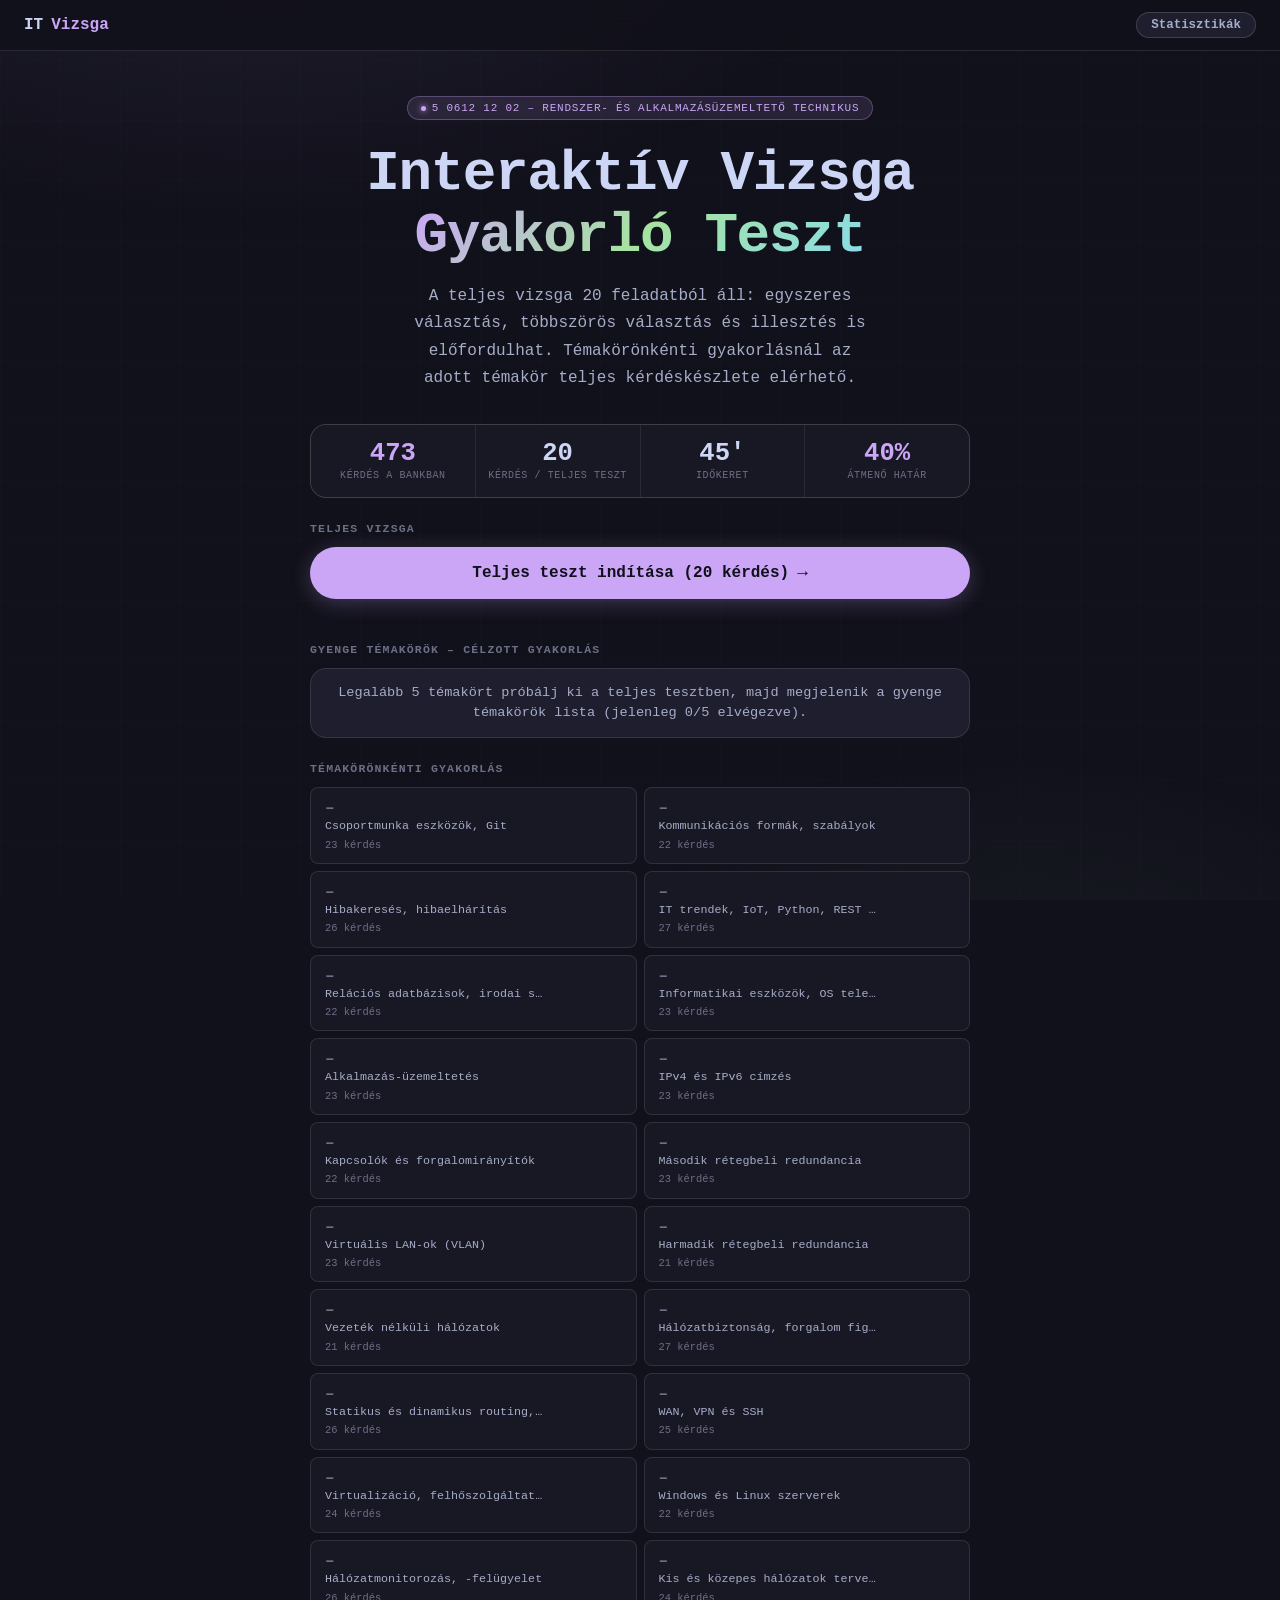
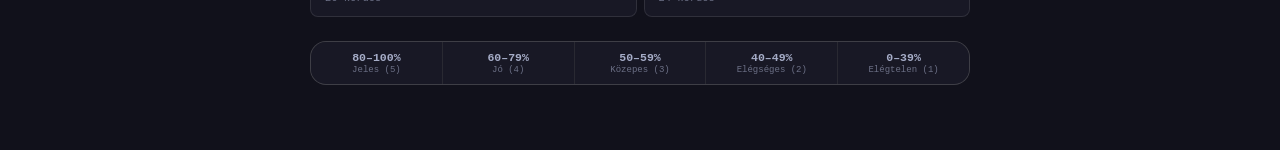
<file: index.html>
<!DOCTYPE html>
<html lang="hu">
<head>
<meta charset="UTF-8">
<meta name="viewport" content="width=device-width, initial-scale=1.0, maximum-scale=1.0, user-scalable=no">
<title>IT Rendszerüzemeltető – Interaktív Vizsga</title>
<link rel="preconnect" href="https://fonts.googleapis.com">
<link href="https://fonts.googleapis.com/css2?family=Syne:wght@400;500;600;700;800&family=DM+Sans:opsz,wght@9..40,300;9..40,400;9..40,500&display=swap" rel="stylesheet">
<link rel="stylesheet" href="styles.css">
</head>
<body>
<div id="app"></div>
<script src="app.js"></script>
</body>
</html>
</file>
<file: styles.css>
:root{
  --bg:#11111b;--s1:#181825;--s2:#1e1e2e;--s3:#313244;--s4:#45475a;
  --border:rgba(255,255,255,0.1);--border2:rgba(255,255,255,0.15);
  --acc:#a6e3a1;--acc2:#cba6f7;--acc-glow:rgba(166,227,161,0.2);--acc-dim:rgba(203,166,247,0.12);
  --green:#a6e3a1;--green-bg:rgba(166,227,161,0.1);--green-b:rgba(166,227,161,0.3);
  --red:#f38ba8;--red-bg:rgba(243,139,168,0.1);--red-b:rgba(243,139,168,0.3);
  --amber:#fab387;--amber-bg:rgba(250,179,135,0.1);--amber-b:rgba(250,179,135,0.3);
  --text:#cdd6f4;--text2:#a6adc8;--text3:#6c7086;--r:1rem;
}

*{box-sizing:border-box;margin:0;padding:0;-webkit-tap-highlight-color:transparent}

html{scroll-behavior:smooth}

body{
  font-family:'JetBrains Mono',monospace;
  background:var(--bg);
  color:var(--text);
  min-height:100vh;
  overflow-x:hidden;
  -webkit-font-smoothing:antialiased;
  -moz-osx-font-smoothing:grayscale;
}

body::before{
  content:'';position:fixed;inset:0;
  background:radial-gradient(ellipse 80% 60% at 20% -10%,rgba(203,166,247,.08) 0%,transparent 60%),
             radial-gradient(ellipse 60% 50% at 80% 110%,rgba(166,227,161,.05) 0%,transparent 55%);
  pointer-events:none;z-index:0;
}

body::after{
  content:'';position:fixed;inset:0;
  background-image:linear-gradient(rgba(255,255,255,.01) 1px,transparent 1px),
                   linear-gradient(90deg,rgba(255,255,255,.01) 1px,transparent 1px);
  background-size:60px 60px;pointer-events:none;z-index:0;
}

#app{position:relative;z-index:1;min-height:100vh;display:flex;flex-direction:column;align-items:center;justify-content:center;padding:2rem 1rem}

a{color:inherit;text-decoration:none}

::selection{background:rgba(166,227,161,0.3);color:#ffffff}

.card{
  background:var(--s1);
  border:1px solid var(--border2);
  border-radius:1rem;
  position:relative;
  overflow:hidden;
}

.card::before{
  content:'';position:absolute;top:0;left:0;right:0;height:1px;
  background:linear-gradient(90deg,transparent,rgba(203,166,247,.4),transparent);
}

.pill{display:inline-flex;align-items:center;gap:6px;border-radius:9999px;font-family:'JetBrains Mono',monospace;font-weight:600;letter-spacing:.04em}

.chip{
  display:inline-flex;align-items:center;gap:6px;
  border-radius:9999px;font-size:11px;font-weight:500;
  letter-spacing:.07em;text-transform:uppercase;padding:5px 13px;
  border:1px solid rgba(255,255,255,0.1);
  background:var(--s1);color:var(--text2);
  font-family:'JetBrains Mono',monospace;
}

.chip-acc{background:var(--acc-dim);border-color:rgba(203,166,247,.3);color:var(--acc2)}

.chip-acc::before{
  content:'';width:5px;height:5px;border-radius:50%;
  background:var(--acc2);box-shadow:0 0 6px var(--acc2);
  animation:pulse 2s infinite;
}

.syne{font-family:'JetBrains Mono',monospace}

.btn{
  display:inline-flex;align-items:center;gap:8px;
  border-radius:9999px;font-family:'JetBrains Mono',monospace;
  font-weight:600;cursor:pointer;transition:all .2s;border:none;
}

.btn-acc{
  background:var(--acc2);
  color:var(--bg);
  box-shadow:0 4px 20px rgba(203,166,247,.25);
}

.btn-acc:hover{transform:translateY(-2px);box-shadow:0 8px 28px rgba(203,166,247,.35)}

.btn-acc:active{transform:translateY(0)}

.btn-ghost{background:var(--s2);border:1px solid var(--border2);color:var(--text2)}

.btn-ghost:hover{background:var(--s3);color:var(--text)}

.btn-ghost:disabled{opacity:.35;cursor:default}

.btn-sm{padding:8px 18px;font-size:.82rem}
.btn-md{padding:10px 22px;font-size:.9rem}
.btn-lg{padding:1rem 2.5rem;font-size:1rem}

.btn-lg::after{content:'→';font-size:1.1rem;transition:transform .2s}
.btn-lg:hover::after{transform:translateX(4px)}

.topnav{
  position:fixed;top:0;left:0;right:0;z-index:100;
  background:rgba(17,17,27,.85);backdrop-filter:blur(12px);
  border-bottom:1px solid var(--border);
  padding:.75rem 1.5rem;
  display:flex;align-items:center;justify-content:space-between;
}

.nav-logo{
  font-family:'JetBrains Mono',monospace;font-size:1rem;font-weight:700;
  color:var(--text);display:flex;align-items:center;gap:8px;cursor:pointer;
}

.nav-logo span{color:var(--acc2)}

.nav-right{display:flex;align-items:center;gap:10px}

.streak-badge{
  display:flex;align-items:center;gap:5px;
  background:var(--s2);border:1px solid var(--amber-b);
  border-radius:9999px;padding:5px 12px;
  font-family:'JetBrains Mono',monospace;font-size:.78rem;font-weight:600;
  color:var(--amber);
}

.dash-btn{
  display:flex;align-items:center;gap:6px;
  background:var(--s2);border:1px solid var(--border2);
  border-radius:9999px;padding:5px 14px;
  font-family:'JetBrains Mono',monospace;font-size:.78rem;font-weight:600;
  color:var(--text2);cursor:pointer;transition:all .2s;
}

.dash-btn:hover{background:var(--s3);color:var(--text)}

.dash-btn.active{border-color:rgba(203,166,247,.4);color:var(--acc2);background:var(--acc-dim)}

.intro{width:100%;max-width:660px;animation:fadeUp .7s ease both;text-align:center;padding-top:4rem}

.intro h1{
  font-family:'JetBrains Mono',monospace;
  font-size:clamp(2.2rem,6vw,3.5rem);font-weight:800;
  line-height:1.1;letter-spacing:-.025em;margin-bottom:1rem;
}

.intro h1 span{
  background:linear-gradient(135deg,var(--acc2) 0%,var(--acc) 50%,#89dceb 100%);
  -webkit-background-clip:text;-webkit-text-fill-color:transparent;background-clip:text;
}

.intro p{color:var(--text2);font-size:1rem;line-height:1.7;max-width:480px;margin:0 auto 2rem}

.stats-row{
  display:flex;justify-content:center;gap:1px;
  background:var(--border);border:1px solid var(--border);
  border-radius:var(--r);overflow:hidden;margin-bottom:1.5rem;
}

.stat-item{flex:1;background:var(--s1);padding:1rem .75rem;text-align:center}

.stat-num{
  font-family:'JetBrains Mono',monospace;font-size:1.6rem;
  font-weight:700;line-height:1;margin-bottom:3px;
}

.stat-num.hi{color:var(--acc2)}

.stat-lbl{font-size:10px;color:var(--text3);letter-spacing:.06em;text-transform:uppercase}

.mode-grid{display:grid;grid-template-columns:1fr 1fr;gap:10px;margin-bottom:1.5rem}

.mode-card{
  background:var(--s1);border:1px solid var(--border);
  border-radius:var(--r);padding:1.1rem 1rem;
  cursor:pointer;text-align:left;transition:all .2s;
  position:relative;overflow:hidden;
}

.mode-card::before{
  content:'';position:absolute;top:0;left:0;right:0;height:1px;
  background:linear-gradient(90deg,transparent,rgba(203,166,247,.3),transparent);
  opacity:0;transition:opacity .2s;
}

.mode-card:hover{border-color:rgba(203,166,247,.4);background:var(--s2)}
.mode-card:hover::before{opacity:1}
.mode-card.weak-mode{border-color:var(--amber-b)}
.mode-card.weak-mode:hover{background:var(--amber-bg)}

.mode-icon{font-size:1.4rem;margin-bottom:.5rem}

.mode-title{
  font-family:'JetBrains Mono',monospace;font-size:.9rem;font-weight:700;
  color:var(--text);margin-bottom:3px;
}

.mode-desc{font-size:.78rem;color:var(--text2);line-height:1.4}

.mode-badge{
  position:absolute;top:8px;right:8px;font-size:10px;
  padding:2px 8px;border-radius:9999px;
  background:var(--amber-bg);border:1px solid var(--amber-b);
  color:var(--amber);font-weight:600;
}

.topics-wrap{
  background:var(--s1);border:1px solid var(--border);
  border-radius:var(--r);padding:.875rem 1.1rem;
  margin-bottom:1.5rem;text-align:left;
}

.topics-title{
  font-family:'JetBrains Mono',monospace;font-size:.68rem;font-weight:700;
  letter-spacing:.1em;text-transform:uppercase;color:var(--text3);margin-bottom:.6rem;
}

.topics-grid{display:grid;grid-template-columns:1fr 1fr;gap:3px 14px}

.topic-row{
  font-size:.75rem;color:var(--text2);padding:2px 0;
  border-bottom:1px solid var(--border);
  display:flex;align-items:center;gap:5px;
}

.topic-row::before{
  content:'';width:4px;height:4px;border-radius:50%;
  background:var(--acc);flex-shrink:0;opacity:.6;
}

.grade-row{
  display:flex;gap:1px;background:var(--border);
  border:1px solid var(--border);border-radius:var(--r);
  overflow:hidden;margin-bottom:1.75rem;
}

.grade-cell{flex:1;background:var(--s1);padding:.55rem .4rem;text-align:center}

.grade-pct{
  font-family:'JetBrains Mono',monospace;font-size:.72rem;
  font-weight:700;color:var(--text2);
}

.grade-lbl{font-size:9px;color:var(--text3);margin-top:1px}

.dashboard{width:100%;max-width:720px;animation:fadeUp .5s ease both;padding-top:4.5rem;padding-bottom:2rem}

.dash-header{
  display:flex;align-items:center;justify-content:space-between;
  margin-bottom:1.5rem;flex-wrap:wrap;gap:10px;
}

.dash-title{
  font-family:'JetBrains Mono',monospace;font-size:1.4rem;
  font-weight:800;letter-spacing:-.015em;
}

.kpi-grid{display:grid;grid-template-columns:repeat(4,1fr);gap:8px;margin-bottom:1.25rem}

.kpi{
  background:var(--s1);border:1px solid var(--border);
  border-radius:var(--r);padding:.875rem .75rem;text-align:center;
}

.kpi-val{
  font-family:'JetBrains Mono',monospace;font-size:1.5rem;
  font-weight:700;line-height:1;margin-bottom:3px;
}

.kpi-lbl{font-size:10px;color:var(--text3);text-transform:uppercase;letter-spacing:.06em}

.section-title{
  font-family:'JetBrains Mono',monospace;font-size:.72rem;font-weight:700;
  letter-spacing:.1em;text-transform:uppercase;color:var(--text3);
  margin-bottom:.75rem;margin-top:1.25rem;
}

.topic-bars{display:flex;flex-direction:column;gap:6px;margin-bottom:.5rem}

.tbar{display:flex;align-items:center;gap:10px}

.tbar-name{font-size:.78rem;color:var(--text2);width:220px;flex-shrink:0;white-space:nowrap;overflow:hidden;text-overflow:ellipsis}

.tbar-track{flex:1;height:6px;background:var(--s3);border-radius:9999px;overflow:hidden}

.tbar-fill{height:100%;border-radius:9999px;transition:width 1s cubic-bezier(.4,0,.2,1)}

.tbar-pct{
  font-family:'JetBrains Mono',monospace;font-size:.72rem;font-weight:600;
  width:34px;text-align:right;flex-shrink:0;
}

.history-chart{
  background:var(--s1);border:1px solid var(--border);
  border-radius:var(--r);padding:1rem;margin-bottom:.5rem;
}

.hchart-bars{display:flex;align-items:flex-end;gap:6px;height:80px}

.hbar-wrap{flex:1;display:flex;flex-direction:column;align-items:center;gap:4px;min-width:0}

.hbar{width:100%;border-radius:4px 4px 0 0;transition:height .8s cubic-bezier(.4,0,.2,1);min-height:3px}

.hbar-lbl{font-size:9px;color:var(--text3);white-space:nowrap}

.hbar-pct{font-family:'JetBrains Mono',monospace;font-size:9px;font-weight:600}

.hist-list{display:flex;flex-direction:column;gap:6px}

.hist-item{
  background:var(--s1);border:1px solid var(--border);
  border-radius:8px;padding:.75rem 1rem;
  display:flex;align-items:center;gap:12px;transition:border-color .15s;
}

.hist-item:hover{border-color:var(--border2)}

.hist-dot{width:10px;height:10px;border-radius:50%;flex-shrink:0}

.hist-info{flex:1;min-width:0}

.hist-mode{font-size:.72rem;color:var(--text3)}

.hist-score{font-family:'JetBrains Mono',monospace;font-size:.85rem;font-weight:700}

.hist-date{font-size:.72rem;color:var(--text3);flex-shrink:0}

.empty-state{text-align:center;padding:2.5rem 1rem;color:var(--text3);font-size:.9rem}

.empty-state .empty-icon{font-size:2.5rem;margin-bottom:.75rem;opacity:.4}

.quiz{width:100%;max-width:660px;animation:fadeUp .4s ease both;padding-top:4.5rem}

.qhdr{display:flex;justify-content:space-between;align-items:center;margin-bottom:1.25rem}

.qcounter{
  font-family:'JetBrains Mono',monospace;font-size:.85rem;font-weight:600;
  color:var(--text3);letter-spacing:.05em;
}

.qcounter span{color:var(--text)}

.timer-pill{
  display:flex;align-items:center;gap:6px;
  background:var(--s2);border:1px solid var(--border2);
  border-radius:9999px;padding:6px 14px;
  font-family:'JetBrains Mono',monospace;font-size:.85rem;font-weight:600;
  color:var(--text2);transition:color .3s,border-color .3s;
}

.timer-pill.warn{color:var(--amber);border-color:var(--amber-b)}
.timer-pill.crit{color:var(--red);border-color:var(--red-b);animation:timerPulse 1s infinite}

.tdot{width:6px;height:6px;border-radius:50%;background:currentColor;animation:pulse 2s infinite}

.ptrack{height:3px;background:var(--s3);border-radius:9999px;margin-bottom:1.75rem;overflow:hidden}

.pfill{
  height:100%;
  background:linear-gradient(90deg,var(--acc2),var(--acc));
  border-radius:9999px;
  box-shadow:0 0 10px var(--acc-glow);
  transition:width .5s cubic-bezier(.4,0,.2,1);
}

.qcard{
  background:var(--s1);border:1px solid var(--border2);
  border-radius:1.25rem;padding:1.75rem;margin-bottom:1rem;
  position:relative;overflow:hidden;
}

.qcard::before{
  content:'';position:absolute;top:0;left:0;right:0;height:1px;
  background:linear-gradient(90deg,transparent,rgba(203,166,247,.5),transparent);
}

.qtag{
  display:inline-block;
  background:var(--acc-dim);border:1px solid rgba(203,166,247,.25);
  color:var(--acc2);font-size:10px;font-weight:500;
  letter-spacing:.08em;text-transform:uppercase;
  padding:3px 9px;border-radius:6px;margin-bottom:.75rem;
}

.qtext{font-size:1.05rem;font-weight:400;line-height:1.6;color:var(--text)}

.opts{display:flex;flex-direction:column;gap:9px;margin-bottom:.875rem}

.opt-btn{
  display:flex;align-items:flex-start;gap:12px;
  background:var(--s2);border:1px solid var(--border);
  border-radius:var(--r);padding:12px 15px;
  cursor:pointer;text-align:left;color:var(--text2);
  font-family:'JetBrains Mono',monospace;font-size:.93rem;line-height:1.45;
  transition:all .2s;width:100%;animation:optIn .3s ease both;
}

.opt-btn:nth-child(1){animation-delay:.05s}
.opt-btn:nth-child(2){animation-delay:.1s}
.opt-btn:nth-child(3){animation-delay:.15s}
.opt-btn:nth-child(4){animation-delay:.2s}

.opt-letter{
  flex-shrink:0;width:26px;height:26px;border-radius:6px;
  background:var(--s3);border:1px solid var(--border2);
  display:flex;align-items:center;justify-content:center;
  font-family:'JetBrains Mono',monospace;font-size:11px;font-weight:700;
  color:var(--text3);transition:all .2s;margin-top:1px;
}

.opt-btn:hover:not(:disabled){border-color:rgba(203,166,247,.4);color:var(--text);transform:translateX(3px)}
.opt-btn:hover:not(:disabled) .opt-letter{background:var(--acc-dim);border-color:rgba(203,166,247,.4);color:var(--acc2)}
.opt-btn.correct{background:var(--green-bg);border-color:var(--green-b);color:var(--green);transform:translateX(3px)}
.opt-btn.correct .opt-letter{background:rgba(166,227,161,.2);border-color:rgba(166,227,161,.4);color:var(--green)}
.opt-btn.wrong{background:var(--red-bg);border-color:var(--red-b);color:var(--red);animation:shake .4s ease}
.opt-btn.wrong .opt-letter{background:rgba(243,139,168,.2);border-color:rgba(243,139,168,.4);color:var(--red)}
.opt-btn:disabled{cursor:default}

.qtype{
  display:inline-block;margin:.35rem 0 .35rem;
  color:var(--text3);font-size:.72rem;letter-spacing:.06em;text-transform:uppercase;
}

.multi-hint{
  font-size:.8rem;color:var(--amber);
  background:var(--amber-bg);border:1px solid var(--amber-b);
  border-radius:10px;padding:7px 13px;margin-bottom:.75rem;font-weight:500;
}

.opt-btn.selected{border-color:rgba(203,166,247,.55);background:rgba(203,166,247,.1);color:var(--text)}

.match-list{display:flex;flex-direction:column;gap:9px;margin-bottom:.875rem}

.match-row{
  display:grid;grid-template-columns:1fr 1.2fr;gap:10px;align-items:center;
  background:var(--s2);border:1px solid var(--border);
  border-radius:var(--r);padding:12px 15px;animation:optIn .3s ease both;
}

.match-left{color:var(--text2);font-size:.9rem;line-height:1.35}

.match-select{
  width:100%;background:var(--s1);border:1px solid var(--border);
  border-radius:10px;color:var(--text);
  padding:10px 11px;font-family:'JetBrains Mono',monospace;
  font-size:.86rem;outline:none;
}

.match-select:disabled{opacity:.85}
.match-row.correct{background:var(--green-bg);border-color:var(--green-b)}
.match-row.correct .match-left{color:var(--green)}
.match-row.wrong{background:var(--red-bg);border-color:var(--red-b)}
.match-row.wrong .match-left{color:var(--red)}

.rev-type{display:inline-block;margin-left:6px;color:var(--text3);font-size:.68rem;font-weight:500}

.feedback{
  border-radius:var(--r);padding:12px 15px;font-size:.87rem;line-height:1.6;
  display:flex;gap:9px;align-items:flex-start;
  animation:fadeUp .3s ease both;margin-bottom:.875rem;
}

.fb-ok{background:var(--green-bg);border:1px solid var(--green-b);color:#94e2d5}
.fb-bad{background:var(--red-bg);border:1px solid var(--red-b);color:#f38ba8}
.fb-partial{background:var(--amber-bg);border:1px solid var(--amber-b);color:#fab387}

.qnav{display:flex;justify-content:space-between;align-items:center;margin-top:1.25rem;gap:10px}

.nav-mid{font-size:.78rem;color:var(--text3);font-family:'JetBrains Mono',monospace}

.results{width:100%;max-width:660px;animation:fadeUp .5s ease both;padding-top:4.5rem;padding-bottom:2rem}

.rhero{
  background:var(--s1);border:1px solid var(--border2);
  border-radius:1.5rem;padding:2.5rem 2rem 2rem;
  text-align:center;position:relative;overflow:hidden;margin-bottom:1.25rem;
}

.rhero::before{
  content:'';position:absolute;top:0;left:0;right:0;height:1px;
  background:linear-gradient(90deg,transparent,rgba(203,166,247,.6),transparent);
}

.score-ring{width:116px;height:116px;margin:0 auto 1.25rem;position:relative}

.score-ring svg{transform:rotate(-90deg);width:100%;height:100%}

.ring-bg{fill:none;stroke:var(--s3);stroke-width:6}

.ring-fill{fill:none;stroke-width:6;stroke-linecap:round;transition:stroke-dashoffset 1.2s cubic-bezier(.4,0,.2,1)}

.ring-text{position:absolute;inset:0;display:flex;flex-direction:column;align-items:center;justify-content:center}

.score-num{font-family:'JetBrains Mono',monospace;font-size:1.7rem;font-weight:800;line-height:1}

.score-den{font-size:.7rem;color:var(--text3)}

.rtitle{font-family:'JetBrains Mono',monospace;font-size:1.5rem;font-weight:700;margin-bottom:.4rem}

.rsub{color:var(--text2);font-size:.92rem;margin-bottom:1.25rem}

.verdict{
  display:inline-flex;align-items:center;gap:7px;
  padding:7px 18px;border-radius:9999px;
  font-family:'JetBrains Mono',monospace;font-size:.8rem;font-weight:600;letter-spacing:.04em;
}

.v-pass{background:var(--green-bg);border:1px solid var(--green-b);color:var(--green)}
.v-fail{background:var(--red-bg);border:1px solid var(--red-b);color:var(--red)}

.grade-badge{
  display:inline-flex;align-items:center;
  padding:7px 16px;border-radius:9999px;
  font-family:'JetBrains Mono',monospace;font-size:.8rem;font-weight:600;
  margin-left:7px;border:1px solid var(--border2);
  background:var(--s2);color:var(--text2);
}

.sgrid{
  display:grid;grid-template-columns:repeat(3,1fr);gap:1px;
  background:var(--border);border:1px solid var(--border);
  border-radius:var(--r);overflow:hidden;margin-bottom:1.25rem;
}

.scell{background:var(--s1);padding:1rem;text-align:center}

.sval{font-family:'JetBrains Mono',monospace;font-size:1.5rem;font-weight:700;line-height:1;margin-bottom:3px}

.sg{color:var(--green)}.sr{color:var(--red)}

.slbl{font-size:10px;color:var(--text3);text-transform:uppercase;letter-spacing:.06em}

.res-actions{display:grid;grid-template-columns:1fr 1fr;gap:8px;margin-bottom:1.75rem}

.rev-hdr{
  font-family:'JetBrains Mono',monospace;font-size:.72rem;font-weight:700;
  letter-spacing:.1em;text-transform:uppercase;color:var(--text3);
  margin-bottom:.75rem;padding-left:3px;
}

.rev-list{display:flex;flex-direction:column;gap:7px}

.rev-item{
  background:var(--s1);border:1px solid var(--border);
  border-radius:var(--r);padding:12px 14px;
  display:flex;gap:11px;align-items:flex-start;transition:border-color .15s;
}

.rev-item:hover{border-color:var(--border2)}
.rev-item.rok{border-left:3px solid rgba(166,227,161,.5)}
.rev-item.rbad{border-left:3px solid rgba(243,139,168,.5)}
.rev-item.rpart{border-left:3px solid rgba(250,179,135,.5)}

.rev-icon{
  flex-shrink:0;width:20px;height:20px;border-radius:50%;
  display:flex;align-items:center;justify-content:center;
  font-size:10px;margin-top:1px;
}

.rev-icon.ok{background:rgba(166,227,161,.15);color:var(--green)}
.rev-icon.bad{background:rgba(243,139,168,.15);color:var(--red)}
.rev-icon.partial{background:rgba(250,179,135,.15);color:var(--amber);font-size:13px;font-weight:700}

.rev-body{flex:1;min-width:0}

.rev-q{font-size:.84rem;color:var(--text2);line-height:1.4;margin-bottom:3px}

.rev-ans{font-size:.79rem}

.ra-ok{color:var(--green)}.ra-bad{color:var(--red)}.ra-partial{color:var(--amber)}.ra-sep{color:var(--text3);margin:0 4px}

.last-result{
  background:var(--s2);border:1px solid var(--border2);
  border-radius:var(--r);padding:.75rem 1rem;margin-bottom:1.25rem;
  display:flex;align-items:center;justify-content:space-between;flex-wrap:wrap;gap:8px;
}

.last-result-lbl{font-size:.78rem;color:var(--text3)}

.last-result-val{font-family:'JetBrains Mono',monospace;font-size:.88rem;font-weight:700}

.info-box{
  background:var(--s2);border:1px solid var(--border);
  border-radius:var(--r);padding:.875rem 1rem;font-size:.85rem;color:var(--text2);line-height:1.5;
}

.weak-info{
  background:var(--s1);border:1px solid var(--amber-b);
  border-radius:var(--r);padding:1rem;margin-bottom:1.5rem;
}

.weak-info-title{
  font-family:'JetBrains Mono',monospace;font-size:.8rem;font-weight:700;
  color:var(--amber);margin-bottom:.625rem;letter-spacing:.04em;
}

.weak-topics-list{display:flex;flex-direction:column;gap:4px}

.weak-topic-row{
  display:flex;justify-content:space-between;align-items:center;
  font-size:.8rem;color:var(--text2);padding:4px 0;border-bottom:1px solid var(--border);
}

.weak-topic-row:last-child{border-bottom:none}

.tp-grid{display:grid;grid-template-columns:repeat(2,1fr);gap:7px;margin-bottom:1.5rem;width:100%}

.tpcard{
  background:var(--s1);border:1px solid var(--border);
  border-radius:8px;padding:.75rem .875rem;
  cursor:pointer;transition:all .18s;text-align:left;
}

.tpcard:hover{border-color:rgba(203,166,247,.4);background:var(--s2);transform:translateY(-1px)}

.tpcard-pct{font-family:'JetBrains Mono',monospace;font-size:1rem;font-weight:700;line-height:1;margin-bottom:3px}

.tpcard-name{font-size:.73rem;color:var(--text2);line-height:1.3}

.tpcard-count{font-size:.65rem;color:var(--text3);line-height:1.2;margin-top:4px}

.spark-wrap{
  background:var(--s1);border:1px solid var(--border);
  border-radius:var(--r);padding:1rem;margin-bottom:.5rem;
}

.sparkline{width:100%;height:80px;display:block}

.tbar-sub{font-size:.7rem;color:var(--text3);width:28px;text-align:right;flex-shrink:0}

.empty-state{color:var(--text3);font-size:.85rem;text-align:center;padding:1rem}

.explain-wrap{margin:12px 0 4px}

.btn-explain{
  display:flex;align-items:center;gap:7px;
  background:linear-gradient(135deg,rgba(203,166,247,.12),rgba(166,227,161,.08));
  border:1px solid rgba(203,166,247,.3);
  color:var(--acc2);font-size:.82rem;font-weight:600;
  padding:9px 16px;border-radius:10px;
  cursor:pointer;transition:all .18s;width:100%;
  font-family:'JetBrains Mono',monospace;
}

.btn-explain:hover:not(:disabled){
  background:linear-gradient(135deg,rgba(203,166,247,.2),rgba(166,227,161,.12));
  border-color:rgba(203,166,247,.55);
  transform:translateY(-1px);
}

.btn-explain:disabled{cursor:default}

.explain-icon{font-size:1rem}

.explain-spinner{
  display:inline-block;width:13px;height:13px;
  border:2px solid rgba(203,166,247,.3);
  border-top-color:var(--acc2);
  border-radius:50%;animation:spin .7s linear infinite;
}

.explain-box{
  margin-top:10px;
  background:rgba(203,166,247,.05);
  border:1px solid rgba(203,166,247,.18);
  border-radius:10px;padding:14px 16px;
}

.explain-text{color:var(--text);font-size:.86rem;line-height:1.65;white-space:pre-wrap}

.explain-loading{color:var(--text3);font-size:.84rem;font-style:italic}

.explain-error{color:var(--red);font-size:.83rem}

.ex-header{margin-bottom:10px}

.ex-badge{display:inline-block;padding:3px 10px;border-radius:20px;font-size:.75rem;font-weight:700}

.ex-badge.ok{background:rgba(166,227,161,.15);color:var(--green);border:1px solid rgba(166,227,161,.3)}
.ex-badge.partial{background:rgba(250,179,135,.15);color:var(--amber);border:1px solid rgba(250,179,135,.3)}
.ex-badge.bad{background:rgba(243,139,168,.15);color:var(--red);border:1px solid rgba(243,139,168,.3)}

.ex-section{margin-bottom:12px}

.ex-label{
  font-size:.75rem;font-weight:700;color:var(--text3);
  text-transform:uppercase;letter-spacing:.05em;margin-bottom:4px;
}

.ex-value{font-size:.88rem;font-weight:600;padding:6px 10px;border-radius:7px}

.correct-val{background:rgba(166,227,161,.1);color:var(--green);border:1px solid rgba(166,227,161,.2)}
.wrong-val{background:rgba(243,139,168,.1);color:var(--red);border:1px solid rgba(243,139,168,.2)}

.ex-body{font-size:.86rem;color:var(--text);line-height:1.6}

.ex-list{margin:4px 0 0 16px;padding:0;font-size:.84rem;color:var(--text2);line-height:1.7}

.ex-list li{margin-bottom:2px}

.ex-memo{
  background:rgba(203,166,247,.05);
  border:1px solid rgba(203,166,247,.15);
  border-radius:8px;padding:10px 12px;
}

.ex-memo .ex-label{color:var(--acc2)}

@keyframes fadeUp{from{opacity:0;transform:translateY(18px)}to{opacity:1;transform:translateY(0)}}
@keyframes pulse{0%,100%{opacity:1}50%{opacity:.4}}
@keyframes shake{0%,100%{transform:translateX(0)}20%{transform:translateX(-6px)}40%{transform:translateX(6px)}60%{transform:translateX(-4px)}80%{transform:translateX(4px)}}
@keyframes timerPulse{0%,100%{opacity:1}50%{opacity:.6}}
@keyframes optIn{from{opacity:0;transform:translateX(-8px)}to{opacity:1;transform:translateX(0)}}
@keyframes spin{to{transform:rotate(360deg)}}

::-webkit-scrollbar{width:5px}
::-webkit-scrollbar-thumb{background:var(--s3);border-radius:3px}

@media(max-width:520px){
  #app{padding:1rem .75rem}
  .intro{padding-top:4.5rem}
  .topics-grid{grid-template-columns:1fr}
  .stats-row .stat-item{padding:.8rem .5rem}
  .stat-num{font-size:1.35rem}
  .mode-grid{grid-template-columns:1fr}
  .kpi-grid{grid-template-columns:repeat(2,1fr)}
  .qcard{padding:1.2rem}
  .opt-btn{padding:11px 12px;font-size:.86rem;gap:10px}
  .opt-letter{width:24px;height:24px;font-size:11px}
  .rhero{padding:2rem 1.25rem 1.75rem}
  .qnav .btn-md{padding:9px 14px;font-size:.8rem}
  .nav-mid{display:none}
  .grade-badge{display:none}
  .grade-row{flex-wrap:wrap}
  .grade-cell{min-width:33%}
  .res-actions{grid-template-columns:1fr}
  .tbar-name{width:140px}
  .topnav{padding:.65rem 1rem}
  .tp-grid{grid-template-columns:1fr 1fr}
  .tpcard{padding:.6rem .7rem}
  .tpcard-pct{font-size:.9rem}
  .tpcard-name{font-size:.68rem}
  .last-result{flex-direction:column;gap:4px}
  .match-row{grid-template-columns:1fr;gap:7px}
  .match-select{font-size:.82rem}
}
</file>
